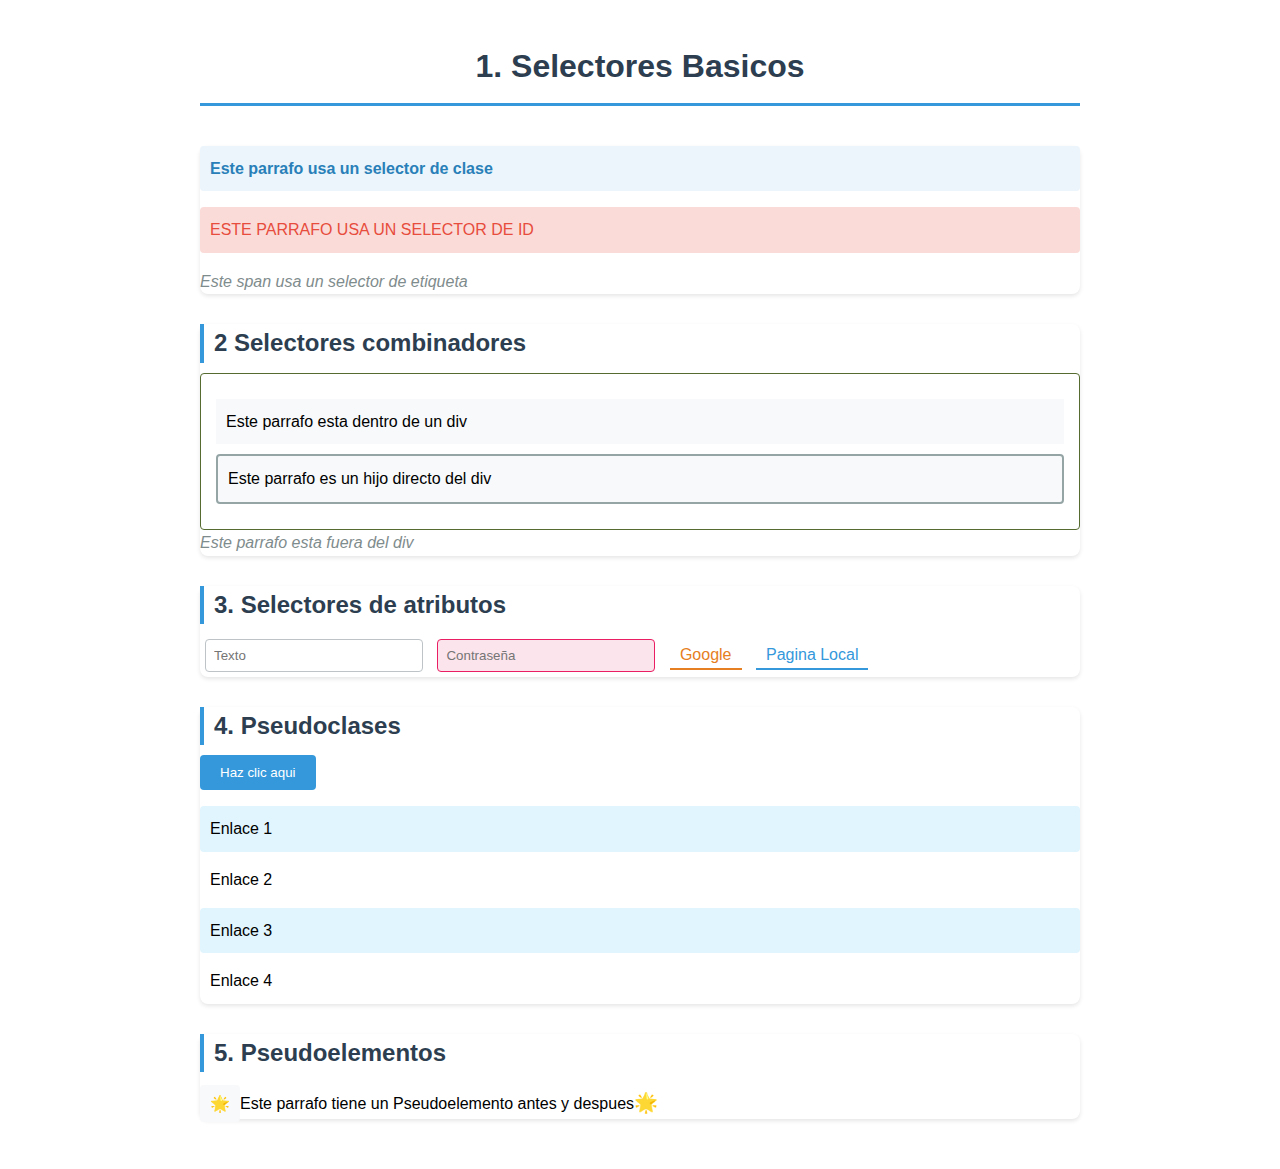
<file: PRACTICA 1/index.html>
<!DOCTYPE html>
<html lang="en">
<head>
    <meta charset="UTF-8">
    <meta name="viewport" content="width=device-width, initial-scale=1.0">
    <title>Document</title>
    <link rel="stylesheet" href="./Style/style.css">
</head>
<body>
    <h1>1. Selectores Basicos</h1>
    <!-- Selectores Basicos -->
    <section>
        <p class="destacado">Este parrafo usa un selector de clase</p>
        <p id="importante">Este parrafo usa un selector de ID</p>
        <span>Este span usa un selector de etiqueta</span>
    </section>

    <!-- Selectores Combinadores -->
     <section>
        <h2>2 Selectores combinadores</h2>
        <div class="contenedor">
            <div>
                <p>Este parrafo esta dentro de un div</p>
            </div>
            <p>Este parrafo es  un hijo directo del div</p>
        </div>
        <span>Este parrafo esta fuera del div</span>      
     </section>

     <!-- Selectores de Atributos -->
      <section>
        <h2>3. Selectores de atributos</h2>
        <input type="text" placeholder="Texto">
        <input type="password" placeholder="Contraseña">
        <a href="https://www.google.com/" target="_blank">Google</a>
        <a href="/" version="1.0">Pagina Local</a>
      </section>


      <!-- Selectores de pseudoclases -->
       <section>
        <h2>4. Pseudoclases</h2>
        <button>Haz clic aqui</button>
        <ul>
            <li>Enlace 1</li>
            <li>Enlace 2</li>
            <li>Enlace 3</li>
            <li>Enlace 4</li>
        </ul>
       </section>

       <!-- PSEUDOELEMENTOS-->
        <section>
          <h2>5. Pseudoelementos</h2>
          <p class="parrafo">Este parrafo tiene un Pseudoelemento antes y despues</p>
        </section>


    
</body>
</html>
</file>
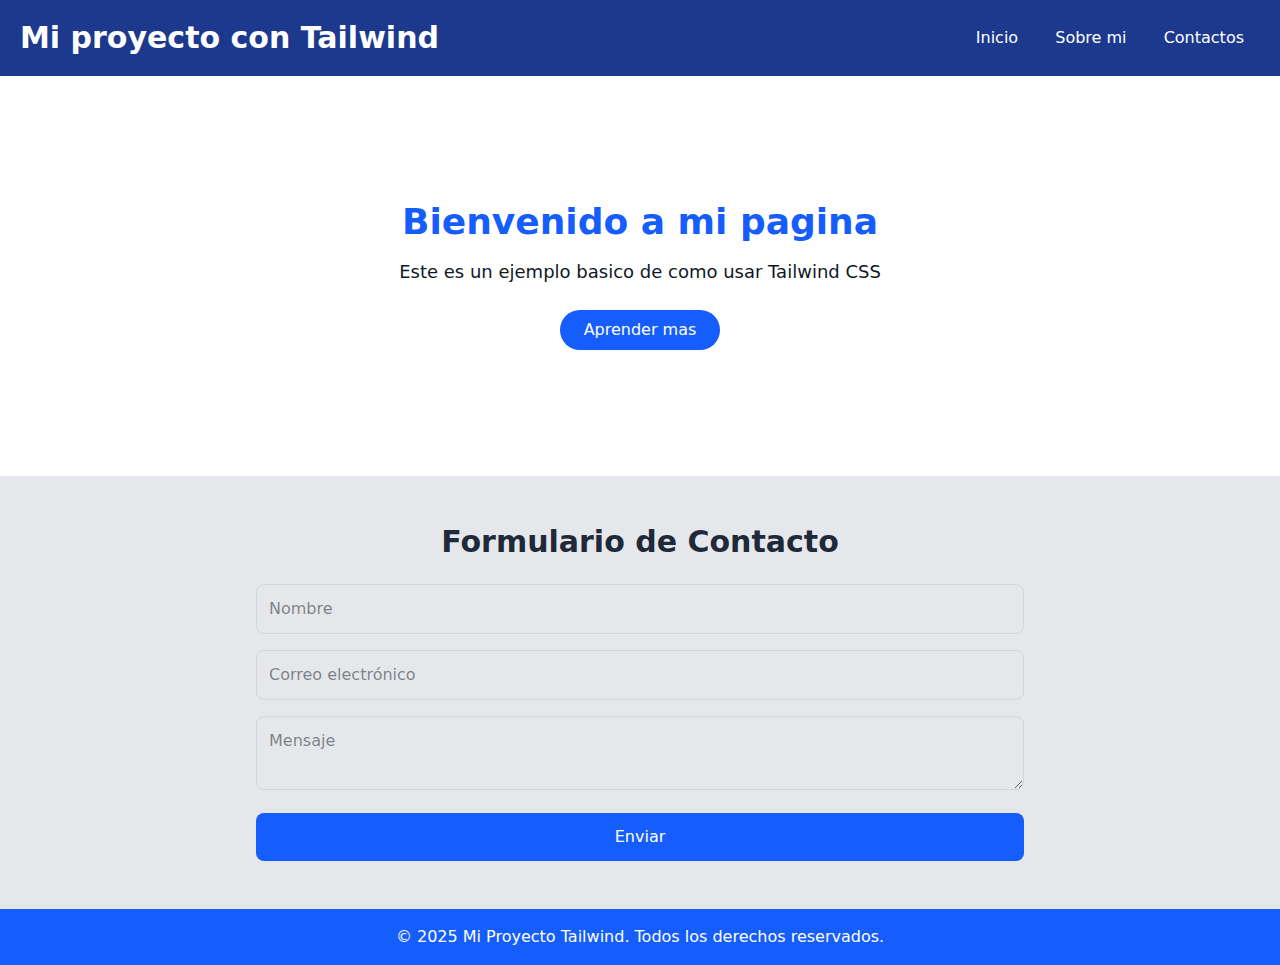
<file: PRACTICA 2/index.html>
<!doctype html>
<html>
<head>
  <meta charset="UTF-8">
  <meta name="viewport" content="width=device-width, initial-scale=1.0">
  <link href="./output.css" rel="stylesheet">
</head>
<body class="bg-gray-100 text-gray-900 min-h-screen">
    <header class="bg-blue-900 text-white p-5">
        <div class="max-w-7xl mx-auto flex items-center justify-between">
            <h1 class="text-3xl font-bold">Mi proyecto con Tailwind</h1>
            <nav>
                <a href="#" class="px-4 py-2 hover:bg-blue-500 rounded">Inicio</a>
                <a href="#" class="px-4 py-2 hover:bg-blue-500 rounded">Sobre mi</a>
                <a href="#" class="px-4 py-2 hover:bg-blue-500 rounded">Contactos</a>
            </nav>

        </div>
    </header>

    <section class="py-12 bg-white  min-h-[400px] flex items-center">
        <div class="max-w-4xl mx-auto text-center">
            <h2 class="text-4xl font-semibold mb-4 text-blue-600">Bienvenido a mi pagina</h2>
            
            <p class="text-lg mb-6">Este es un ejemplo basico de como usar Tailwind CSS</p>

            <a href="#" class="inline-block bg-blue-600 text-white py-2 px-6 rounded-full hover:bg-blue-700">Aprender mas</a>
        </div>
    </section>

    <section class="py-12 bg-gray-200 min-h-[400px]">
        <div class="max-w-3xl mx-auto text-center">
            <h3 class="text-3xl font-semibold text-gray-800 mb-6">Formulario de Contacto</h3>
            <form action="*" class="space-y-4">
                <input type="text" placeholder="Nombre" class="w-full p-3 rounded-lg border border-gray-300 focus:outline-none focus:ring-2 focus:ring-blue-500">
                <input type="email" placeholder="Correo electrónico" class="w-full p-3 rounded-lg border border-gray-300 focus:outline-none focus:ring-2 focus:ring-blue-500">
                <textarea placeholder="Mensaje" class="w-full p-3 rounded-lg border border-gray-300 focus:outline-none focus:ring-2 focus:ring-blue-500"></textarea>
                <button type="submit" class="w-full bg-blue-600 text-white py-3 rounded-lg hover:bg-blue-700">Enviar</button>
            </form>
        </div>
    </section>
    <footer class="bg-blue-600 text-white text-center p-4">
        <p>&copy; 2025 Mi Proyecto Tailwind. Todos los derechos reservados.</p>
    </footer>
</body>
</html>
</file>
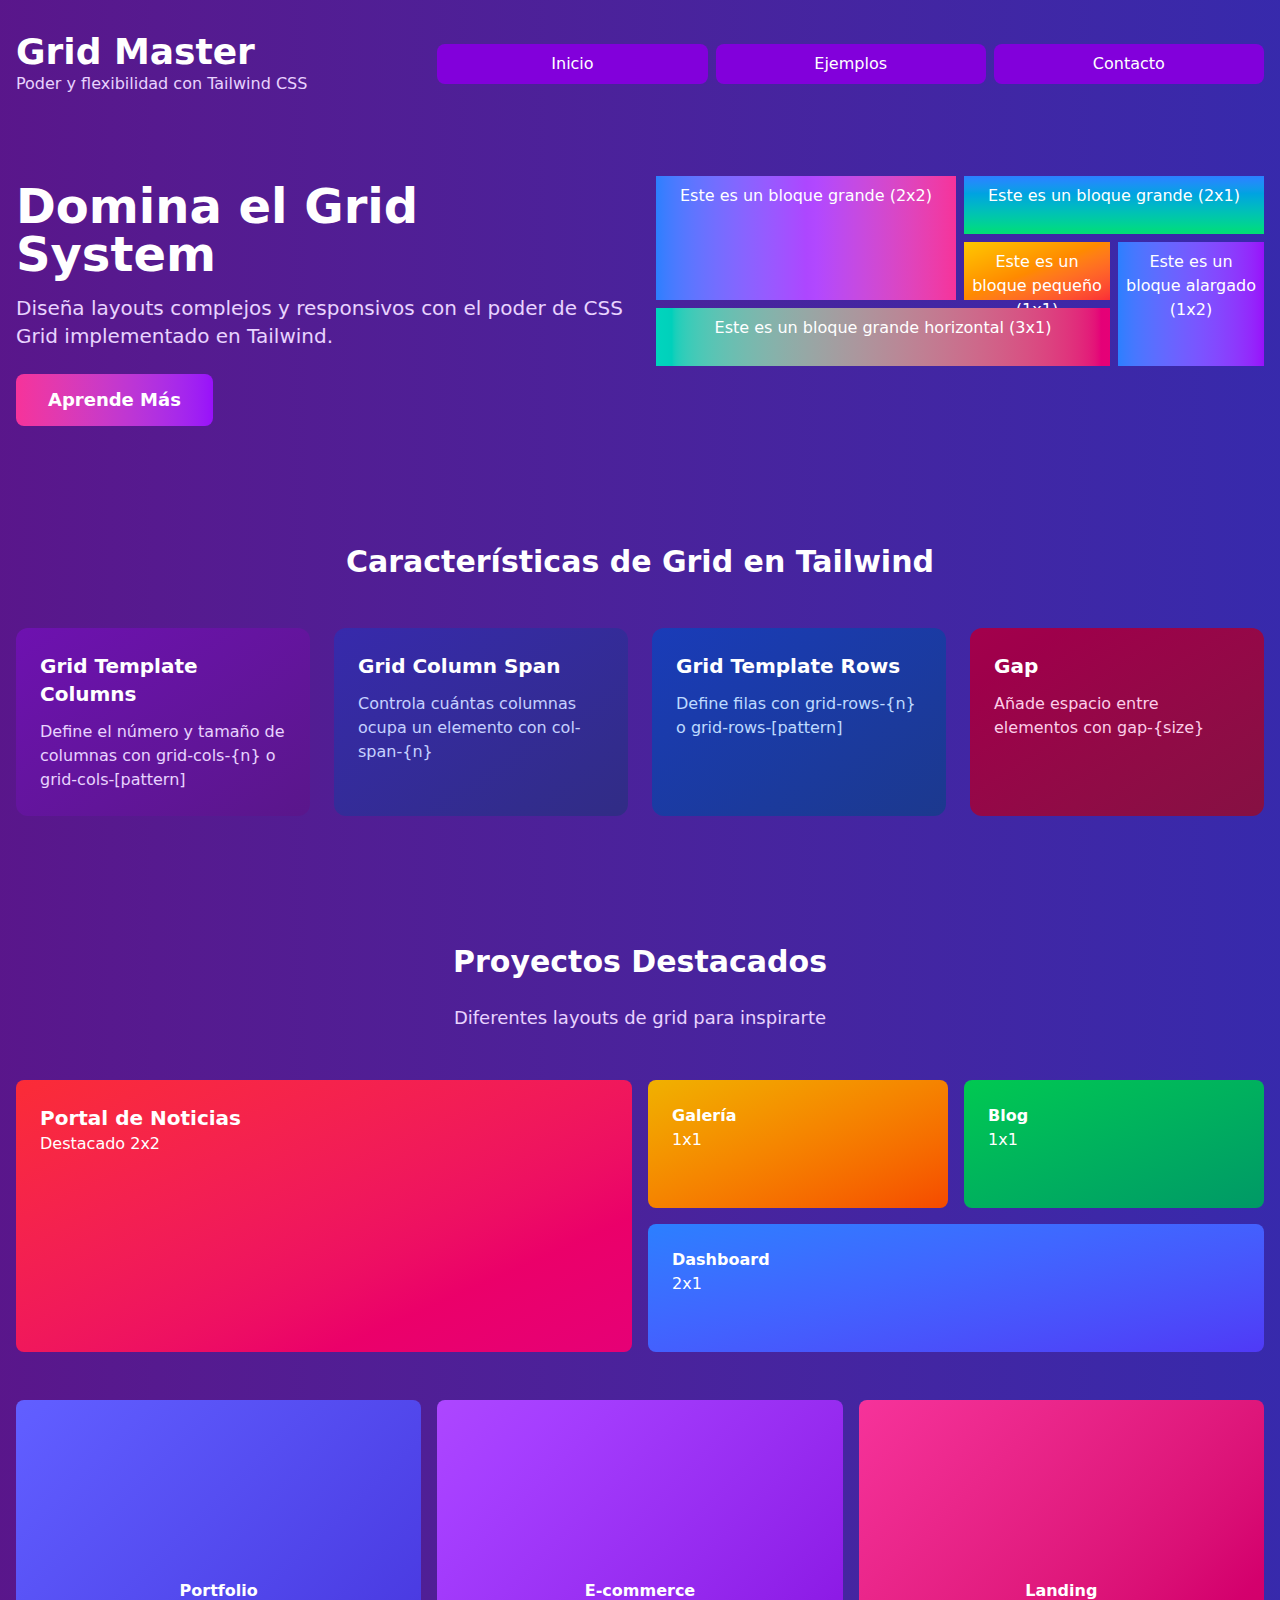
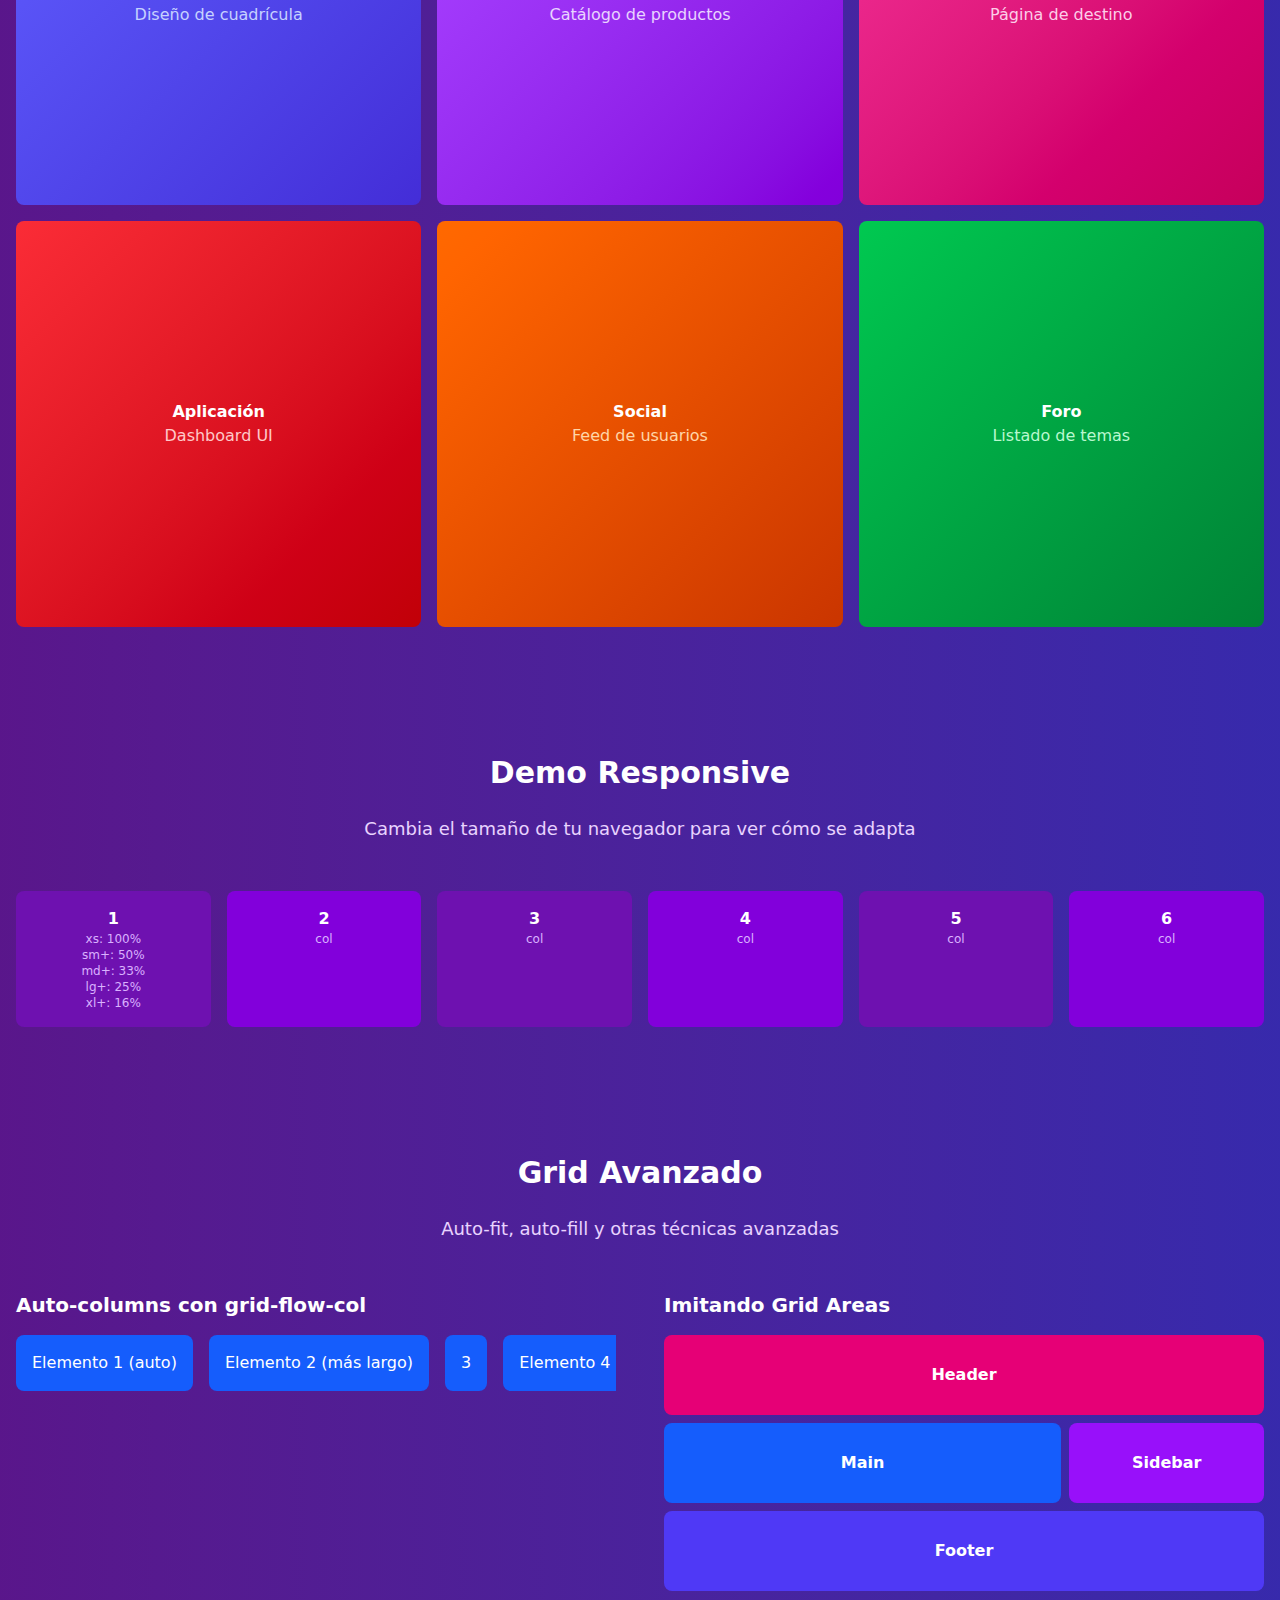
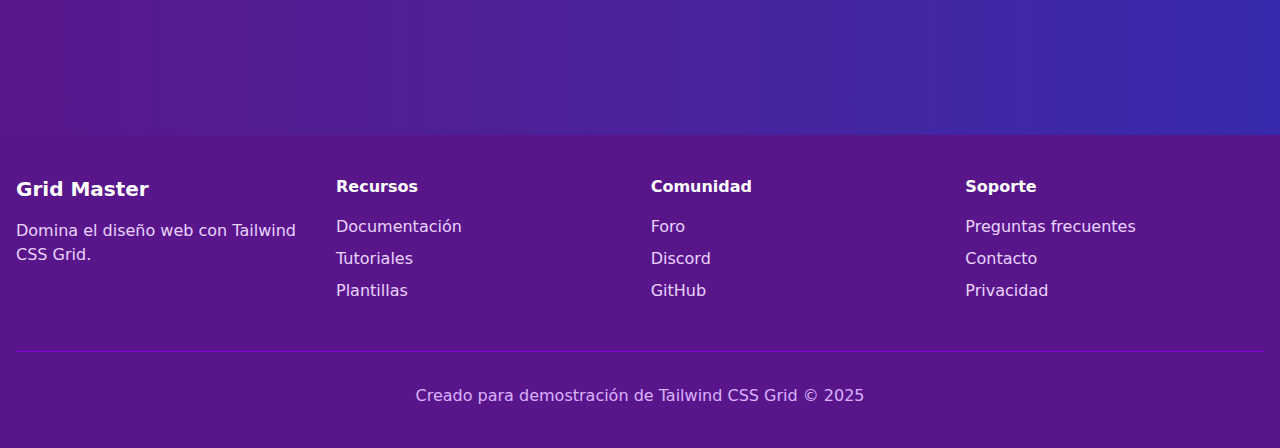
<file: PRACTICA 4/index.html>
<!DOCTYPE html>
<html lang="en">
<head>
    <meta charset="UTF-8">
    <meta name="viewport" content="width=device-width, initial-scale=1.0">
    <link href="./output.css" rel="stylesheet">
    <title>Document</title>

    <style>
        .grid-item {
            transition: all 0.3s ease;
        }

        .grid-item:hover {
            transform: translateY(-5px);
            box-shadow: 0 10px 15px -3px rgba(0, 0, 0, 0.1), 0 4px 6px -2px rgba(0, 0, 0, 0.05);
        }
    </style>
</head>
<body class="bg-gradient-to-r from-purple-900 to-indigo-800 min-h-screen font-sans text-white">

    <!-- Encabezado -->
    <header class="container mx-auto px-4 py-8">
        <div class="grid grid-cols-1 md:grid-cols-3 gap-4 items-center">
            <div class="md:col-span-1">
                <h1 class="text-4xl font-bold">Grid Master</h1>
                <p class="text-purple-200">Poder y flexibilidad con Tailwind CSS</p>
            </div>
            <nav class="md:col-span-2">
                <ul class="grid grid-cols-3 gap-2 text-center">
                    <li class="bg-purple-700 bg-opacity-50 py-2 rounded-lg hover:bg-opacity-70 cursor-pointer">Inicio</li>
                    <li class="bg-purple-700 bg-opacity-50 py-2 rounded-lg hover:bg-opacity-70 cursor-pointer">Ejemplos</li>
                    <li class="bg-purple-700 bg-opacity-50 py-2 rounded-lg hover:bg-opacity-70 cursor-pointer">Contacto</li>
                </ul>
            </nav>
        </div>
    </header>

    <!-- Sección Hero -->
    <section class="container mx-auto px-4 py-12">
        <div class="grid grid-cols-1 md:grid-cols-2 gap-8 items-center">
            <div>
                <h2 class="text-5xl font-bold mb-4">Domina el Grid System</h2>
                <p class="text-xl text-purple-200 mb-6">Diseña layouts complejos y responsivos con el poder de CSS Grid implementado en Tailwind.</p>
                <button class="bg-gradient-to-r from-pink-500 to-purple-600 px-8 py-3 rounded-lg text-lg font-semibold hover:from-pink-600 hover:to-purple-700">Aprende Más</button>
            </div>
            <div class="grid grid-cols-4 grid-rows-4 gap-2 h-64">
                <div class="col-span-2 row-span-2 bg-gradient-to-r from-blue-500 via-purple-500 to-pink-500 p-2">
                    <p class="text-center">Este es un bloque grande (2x2)</p>
                </div>


                <div class="col-span-2 row-span-1 bg-gradient-to-t from-green-400 to-blue-500 p-2">
                    <p class="text-center">Este es un bloque grande (2x1)</p>  
                </div>


                <div class="col-span-1 row-span-1 bg-gradient-to-br from-yellow-400 to-red-500 p-2">
                    <p class="text-center">Este es un bloque pequeño (1x1)</p>
                </div>


                <div class="col-span-1 row-span-2 bg-gradient-to-l from-purple-600 to-blue-500 p-2">
                    <p class="text-center">Este es un bloque alargado (1x2)</p>   
                </div>

                <div class="col-span-3 row-span-1 bg-gradient-to-r from-teal-400 to-pink-600 p-2">
                    <p class="text-center">Este es un bloque grande horizontal (3x1)</p>
                </div>
            </div>
        </div>
    </section>

     <!-- Características -->
     <section class="container mx-auto px-4 py-16">
        <h2 class="text-3xl font-bold text-center mb-12">Características de Grid en Tailwind</h2>
        <div class="grid grid-cols-1 sm:grid-cols-2 lg:grid-cols-4 gap-6">
            <div class="grid-item bg-gradient-to-br from-purple-800 to-purple-900 p-6 rounded-xl">
                <h3 class="text-xl font-bold mb-3">Grid Template Columns</h3>
                <p class="text-purple-200">Define el número y tamaño de columnas con grid-cols-{n} o grid-cols-[pattern]</p>
            </div>
            <div class="grid-item bg-gradient-to-br from-indigo-800 to-indigo-900 p-6 rounded-xl">
                <h3 class="text-xl font-bold mb-3">Grid Column Span</h3>
                <p class="text-indigo-200">Controla cuántas columnas ocupa un elemento con col-span-{n}</p>
            </div>
            <div class="grid-item bg-gradient-to-br from-blue-800 to-blue-900 p-6 rounded-xl">
                <h3 class="text-xl font-bold mb-3">Grid Template Rows</h3>
                <p class="text-blue-200">Define filas con grid-rows-{n} o grid-rows-[pattern]</p>
            </div>
            <div class="grid-item bg-gradient-to-br from-pink-800 to-pink-900 p-6 rounded-xl">
                <h3 class="text-xl font-bold mb-3">Gap</h3>
                <p class="text-pink-200">Añade espacio entre elementos con gap-{size}</p>
            </div>
        </div>
    </section>

    <!-- Proyectos -->
    <section class="container mx-auto px-4 py-16">
        <h2 class="text-3xl font-bold text-center mb-6">Proyectos Destacados</h2>
        <p class="text-center text-lg text-purple-200 mb-12">Diferentes layouts de grid para inspirarte</p>
        <!-- Grid asimétrico -->
        <div class="grid grid-cols-1 md:grid-cols-4 gap-4 mb-12">
            <div class="bg-gradient-to-br from-red-500 to-pink-600 rounded-lg p-6 md:col-span-2 md:row-span-2 min-h-32 grid-item">
                <h3 class="text-xl font-bold">Portal de Noticias</h3>
                <p>Destacado 2x2</p>
            </div>
            <div class="bg-gradient-to-br from-yellow-500 to-orange-600 rounded-lg p-6 min-h-32 grid-item">
                <h3 class="font-bold">Galería</h3>
                <p>1x1</p>
            </div>
            <div class="bg-gradient-to-br from-green-500 to-emerald-600 rounded-lg p-6 min-h-32 grid-item">
                <h3 class="font-bold">Blog</h3>
                <p>1x1</p>
            </div>
            <div class="bg-gradient-to-br from-blue-500 to-indigo-600 rounded-lg p-6 md:col-span-2 min-h-32 grid-item">
                <h3 class="font-bold">Dashboard</h3>
                <p>2x1</p>
            </div>
        </div>
        <!-- Grid simétrico -->
        <div class="grid grid-cols-2 md:grid-cols-3 gap-4">
            <div class="bg-gradient-to-br from-indigo-500 to-indigo-700 rounded-lg p-4 aspect-square flex items-center justify-center text-center grid-item">
                <div>
                    <h3 class="font-bold">Portfolio</h3>
                    <p class="text-indigo-200">Diseño de cuadrícula</p>
                </div>
            </div>
            <div class="bg-gradient-to-br from-purple-500 to-purple-700 rounded-lg p-4 aspect-square flex items-center justify-center text-center grid-item">
                <div>
                    <h3 class="font-bold">E-commerce</h3>
                    <p class="text-purple-200">Catálogo de productos</p>
                </div>
            </div>
            <div class="bg-gradient-to-br from-pink-500 to-pink-700 rounded-lg p-4 aspect-square flex items-center justify-center text-center grid-item">
                <div>
                    <h3 class="font-bold">Landing</h3>
                    <p class="text-pink-200">Página de destino</p>
                </div>
            </div>
            <div class="bg-gradient-to-br from-red-500 to-red-700 rounded-lg p-4 aspect-square flex items-center justify-center text-center grid-item">
                <div>
                    <h3 class="font-bold">Aplicación</h3>
                    <p class="text-red-200">Dashboard UI</p>
                </div>
            </div>
            <div class="bg-gradient-to-br from-orange-500 to-orange-700 rounded-lg p-4 aspect-square flex items-center justify-center text-center grid-item">
                <div>
                    <h3 class="font-bold">Social</h3>
                    <p class="text-orange-200">Feed de usuarios</p>
                </div>
            </div>
            <div class="bg-gradient-to-br from-green-500 to-green-700 rounded-lg p-4 aspect-square flex items-center justify-center text-center grid-item">
                <div>
                    <h3 class="font-bold">Foro</h3>
                    <p class="text-green-200">Listado de temas</p>
                </div>
            </div>
        </div>
    </section>

    <!-- Responsive Grid Demo -->
    <section class="container mx-auto px-4 py-16">
        <h2 class="text-3xl font-bold text-center mb-6">Demo Responsive</h2>
        <p class="text-center text-lg text-purple-200 mb-12">Cambia el tamaño de tu navegador para ver cómo se adapta</p>
        <div class="grid grid-cols-1 sm:grid-cols-2 md:grid-cols-3 lg:grid-cols-4 xl:grid-cols-6 gap-4">
            <div class="bg-purple-800 p-4 rounded-lg text-center">
                <p class="font-bold">1</p>
                <p class="text-xs text-purple-300">xs: 100%</p>
                <p class="text-xs text-purple-300">sm+: 50%</p>
                <p class="text-xs text-purple-300">md+: 33%</p>
                <p class="text-xs text-purple-300">lg+: 25%</p>
                <p class="text-xs text-purple-300">xl+: 16%</p>
            </div>
            <div class="bg-purple-700 p-4 rounded-lg text-center">
                <p class="font-bold">2</p>
                <p class="text-xs text-purple-300">col</p>
            </div>
            <div class="bg-purple-800 p-4 rounded-lg text-center">
                <p class="font-bold">3</p>
                <p class="text-xs text-purple-300">col</p>
            </div>
            <div class="bg-purple-700 p-4 rounded-lg text-center">
                <p class="font-bold">4</p>
                <p class="text-xs text-purple-300">col</p>
            </div>
            <div class="bg-purple-800 p-4 rounded-lg text-center">
                <p class="font-bold">5</p>
                <p class="text-xs text-purple-300">col</p>
            </div>
            <div class="bg-purple-700 p-4 rounded-lg text-center">
                <p class="font-bold">6</p>
                <p class="text-xs text-purple-300">col</p>
            </div>
        </div>
    </section>

    <!-- Auto y minmax -->
    <section class="container mx-auto px-4 py-16">
        <h2 class="text-3xl font-bold text-center mb-6">Grid Avanzado</h2>
        <p class="text-center text-lg text-purple-200 mb-12">Auto-fit, auto-fill y otras técnicas avanzadas</p>
        <div class="grid grid-cols-1 md:grid-cols-2 gap-12">
            <!-- Auto Columns -->
            <div>
                <h3 class="text-xl font-bold mb-4">Auto-columns con grid-flow-col</h3>
                <div class="grid grid-flow-col auto-cols-auto gap-4 overflow-x-auto pb-4">
                    <div class="bg-blue-600 p-4 rounded-lg whitespace-nowrap">Elemento 1 (auto)</div>
                    <div class="bg-blue-600 p-4 rounded-lg whitespace-nowrap">Elemento 2 (más largo)</div>
                    <div class="bg-blue-600 p-4 rounded-lg whitespace-nowrap">3</div>
                    <div class="bg-blue-600 p-4 rounded-lg whitespace-nowrap">Elemento 4 (texto más extenso)</div>
                    <div class="bg-blue-600 p-4 rounded-lg whitespace-nowrap">Elemento 5</div>
                </div>
            </div>
            <!-- Grid Areas Simulado -->
            <div>
                <h3 class="text-xl font-bold mb-4">Imitando Grid Areas</h3>
                <div class="grid grid-cols-3 grid-rows-3 gap-2 h-64">
                    <div class="bg-pink-600 rounded-lg col-span-3 p-2 flex items-center justify-center font-bold">Header</div>
                    <div class="bg-blue-600 rounded-lg col-span-2 row-span-1 p-2 flex items-center justify-center font-bold">Main</div>
                    <div class="bg-purple-600 rounded-lg col-span-1 row-span-1 p-2 flex items-center justify-center font-bold">Sidebar</div>
                    <div class="bg-indigo-600 rounded-lg col-span-3 p-2 flex items-center justify-center font-bold">Footer</div>
                </div>
            </div>
        </div>
    </section>

    <!-- Footer -->
    <footer class="mt-20 py-10 bg-purple-900 bg-opacity-60">
        <div class="container mx-auto px-4">
            <div class="grid grid-cols-1 md:grid-cols-4 gap-8">
                <div class="md:col-span-1">
                    <h3 class="text-xl font-bold mb-4">Grid Master</h3>
                    <p class="text-purple-200">Domina el diseño web con Tailwind CSS Grid.</p>
                </div>
                <div class="md:col-span-3">
                    <div class="grid grid-cols-2 md:grid-cols-3 gap-4">
                        <div>
                            <h4 class="font-bold mb-4">Recursos</h4>
                            <ul class="space-y-2 text-purple-200">
                                <li>Documentación</li>
                                <li>Tutoriales</li>
                                <li>Plantillas</li>
                            </ul>
                        </div>
                        <div>
                            <h4 class="font-bold mb-4">Comunidad</h4>
                            <ul class="space-y-2 text-purple-200">
                                <li>Foro</li>
                                <li>Discord</li>
                                <li>GitHub</li>
                            </ul>
                        </div>
                        <div>
                            <h4 class="font-bold mb-4">Soporte</h4>
                            <ul class="space-y-2 text-purple-200">
                                <li>Preguntas frecuentes</li>
                                <li>Contacto</li>
                                <li>Privacidad</li>
                            </ul>
                        </div>
                    </div>
                </div>
            </div>
            <div class="mt-12 pt-8 border-t border-purple-700 text-center text-purple-300">
                <p>Creado para demostración de Tailwind CSS Grid &copy; 2025</p>
            </div>
        </div>
    </footer>
</body>
</html>
</file>
<file: PRACTICA 1/Style/style.css>
/*estilo general*/
body {
    font-family: 'Segoe UI', Tahoma, Geneva, Verdana, sans-serif;
    max-width: 880px;
    margin: 0 auto;
    padding: 20px;
    line-height: 1.6;
    background-color: white;
}

/*selectores basicos*/
h1 {
    color: #2c3e50;
    margin-bottom: 40px;
    text-align: center;
    border-bottom: 3px solid #3498db;
    padding-bottom: 10px;
}

h2 {
    color: #2c3e50;
    margin-top: 30px;
    margin-bottom: 10px;
    padding-left: 10px;
    border-left: 4px solid #3498db;
}

section {
    background-color: white;
    pad: 20px;
    margin-bottom: 30px;
    border-radius: 8px;
    box-shadow: 0 2px 4px rgba(0, 0, 0, 0.1);
}

span {
    font-style: italic;
    color: #7f8c8d;
}

/*selector de clase*/
.destacado{
    color: #2980b9;
    font-weight: bold;
    padding: 10px;
    background-color: #ebf5fb;
    border-radius: 4px;
}


#importante {
    color: #e74c3c;
    text-transform: uppercase;
    padding: 10px;
    background-color: #fadbd8;
    border-radius: 4px;
}

/*selectores combinados*/
.contenedor {
    border: 1px darkolivegreen solid;
    padding: 15px;
    border-radius: 4px;
}

.contenedor p {
    background-color: #f7f9fa;
    padding: 10px;
    margin: 10px 0;
}

.contenedor > p {
    border: 2px solid #95a5a6;
    border-radius: 4px;
}



/*selectores de atributo*/
input {
    padding: 8px;
    margin: 5px;
    border: 1px solid #bdc3c7;
    border-radius: 4px;
    width: 200px;
}

input[type="password"] {
    background-color: #fce4ec;
    border-color: #e91e63;
}

a {
    text-decoration: none;
    padding: 5px 10px;
    margin: 0 5px;
}

a[target="_blank"] {
    color: #e67e22;
    border-bottom: 2px solid #e67e22;
}

a[version="1.0"] {
    color: #3498db;
    border-bottom: 2px solid #3498db;
}

/*selectores de pseudoclases*/
button {
    padding: 10px 20px;
    background-color: #3498db;
    color: white;
    border: none;
    border-radius: 4px;
    cursor: pointer;
    transition: all 0.3s ease;
}

button:hover {
    background-color: #27ae60;
    transform: translateY(-2px);
    box-shadow: 0 2px 4px rgba(0, 0, 0, 0.2);
}

ul {
    list-style: none;
    padding: 0;
}

li {
    padding: 10px;
    margin: 5px 0;
    border-radius: 4px;
}

li:nth-child(odd) {
    background-color: #e1f5fe;
}


/* selectores de pseudoelementos */
.parrafo::before {
    content: "\1F31F";
    position: relative;
    padding: 10px;
    background-color: #f8f9fa;
    border-radius: 4px;
}

.parrafo::after {
    content: "\1F31F";
    color: #f1c40f;
    font-size: 1.2em;
}
</file>
<file: PRACTICA 4/output.css>
/*! tailwindcss v4.0.11 | MIT License | https://tailwindcss.com */
@layer theme, base, components, utilities;
@layer theme {
  :root, :host {
    --font-sans: ui-sans-serif, system-ui, sans-serif, "Apple Color Emoji",
      "Segoe UI Emoji", "Segoe UI Symbol", "Noto Color Emoji";
    --font-mono: ui-monospace, SFMono-Regular, Menlo, Monaco, Consolas, "Liberation Mono",
      "Courier New", monospace;
    --color-red-200: oklch(0.885 0.062 18.334);
    --color-red-500: oklch(0.637 0.237 25.331);
    --color-red-700: oklch(0.505 0.213 27.518);
    --color-orange-200: oklch(0.901 0.076 70.697);
    --color-orange-500: oklch(0.705 0.213 47.604);
    --color-orange-600: oklch(0.646 0.222 41.116);
    --color-orange-700: oklch(0.553 0.195 38.402);
    --color-yellow-400: oklch(0.852 0.199 91.936);
    --color-yellow-500: oklch(0.795 0.184 86.047);
    --color-green-200: oklch(0.925 0.084 155.995);
    --color-green-400: oklch(0.792 0.209 151.711);
    --color-green-500: oklch(0.723 0.219 149.579);
    --color-green-700: oklch(0.527 0.154 150.069);
    --color-emerald-600: oklch(0.596 0.145 163.225);
    --color-teal-400: oklch(0.777 0.152 181.912);
    --color-blue-200: oklch(0.882 0.059 254.128);
    --color-blue-500: oklch(0.623 0.214 259.815);
    --color-blue-600: oklch(0.546 0.245 262.881);
    --color-blue-800: oklch(0.424 0.199 265.638);
    --color-blue-900: oklch(0.379 0.146 265.522);
    --color-indigo-200: oklch(0.87 0.065 274.039);
    --color-indigo-500: oklch(0.585 0.233 277.117);
    --color-indigo-600: oklch(0.511 0.262 276.966);
    --color-indigo-700: oklch(0.457 0.24 277.023);
    --color-indigo-800: oklch(0.398 0.195 277.366);
    --color-indigo-900: oklch(0.359 0.144 278.697);
    --color-purple-200: oklch(0.902 0.063 306.703);
    --color-purple-300: oklch(0.827 0.119 306.383);
    --color-purple-500: oklch(0.627 0.265 303.9);
    --color-purple-600: oklch(0.558 0.288 302.321);
    --color-purple-700: oklch(0.496 0.265 301.924);
    --color-purple-800: oklch(0.438 0.218 303.724);
    --color-purple-900: oklch(0.381 0.176 304.987);
    --color-pink-200: oklch(0.899 0.061 343.231);
    --color-pink-500: oklch(0.656 0.241 354.308);
    --color-pink-600: oklch(0.592 0.249 0.584);
    --color-pink-700: oklch(0.525 0.223 3.958);
    --color-pink-800: oklch(0.459 0.187 3.815);
    --color-pink-900: oklch(0.408 0.153 2.432);
    --color-gray-200: oklch(0.928 0.006 264.531);
    --color-white: #fff;
    --spacing: 0.25rem;
    --text-xs: 0.75rem;
    --text-xs--line-height: calc(1 / 0.75);
    --text-lg: 1.125rem;
    --text-lg--line-height: calc(1.75 / 1.125);
    --text-xl: 1.25rem;
    --text-xl--line-height: calc(1.75 / 1.25);
    --text-3xl: 1.875rem;
    --text-3xl--line-height: calc(2.25 / 1.875);
    --text-4xl: 2.25rem;
    --text-4xl--line-height: calc(2.5 / 2.25);
    --text-5xl: 3rem;
    --text-5xl--line-height: 1;
    --font-weight-semibold: 600;
    --font-weight-bold: 700;
    --radius-lg: 0.5rem;
    --radius-xl: 0.75rem;
    --default-transition-duration: 150ms;
    --default-transition-timing-function: cubic-bezier(0.4, 0, 0.2, 1);
    --default-font-family: var(--font-sans);
    --default-font-feature-settings: var(--font-sans--font-feature-settings);
    --default-font-variation-settings: var(
      --font-sans--font-variation-settings
    );
    --default-mono-font-family: var(--font-mono);
    --default-mono-font-feature-settings: var(
      --font-mono--font-feature-settings
    );
    --default-mono-font-variation-settings: var(
      --font-mono--font-variation-settings
    );
  }
}
@layer base {
  *, ::after, ::before, ::backdrop, ::file-selector-button {
    box-sizing: border-box;
    margin: 0;
    padding: 0;
    border: 0 solid;
  }
  html, :host {
    line-height: 1.5;
    -webkit-text-size-adjust: 100%;
    tab-size: 4;
    font-family: var( --default-font-family, ui-sans-serif, system-ui, sans-serif, "Apple Color Emoji", "Segoe UI Emoji", "Segoe UI Symbol", "Noto Color Emoji" );
    font-feature-settings: var(--default-font-feature-settings, normal);
    font-variation-settings: var( --default-font-variation-settings, normal );
    -webkit-tap-highlight-color: transparent;
  }
  body {
    line-height: inherit;
  }
  hr {
    height: 0;
    color: inherit;
    border-top-width: 1px;
  }
  abbr:where([title]) {
    -webkit-text-decoration: underline dotted;
    text-decoration: underline dotted;
  }
  h1, h2, h3, h4, h5, h6 {
    font-size: inherit;
    font-weight: inherit;
  }
  a {
    color: inherit;
    -webkit-text-decoration: inherit;
    text-decoration: inherit;
  }
  b, strong {
    font-weight: bolder;
  }
  code, kbd, samp, pre {
    font-family: var( --default-mono-font-family, ui-monospace, SFMono-Regular, Menlo, Monaco, Consolas, "Liberation Mono", "Courier New", monospace );
    font-feature-settings: var( --default-mono-font-feature-settings, normal );
    font-variation-settings: var( --default-mono-font-variation-settings, normal );
    font-size: 1em;
  }
  small {
    font-size: 80%;
  }
  sub, sup {
    font-size: 75%;
    line-height: 0;
    position: relative;
    vertical-align: baseline;
  }
  sub {
    bottom: -0.25em;
  }
  sup {
    top: -0.5em;
  }
  table {
    text-indent: 0;
    border-color: inherit;
    border-collapse: collapse;
  }
  :-moz-focusring {
    outline: auto;
  }
  progress {
    vertical-align: baseline;
  }
  summary {
    display: list-item;
  }
  ol, ul, menu {
    list-style: none;
  }
  img, svg, video, canvas, audio, iframe, embed, object {
    display: block;
    vertical-align: middle;
  }
  img, video {
    max-width: 100%;
    height: auto;
  }
  button, input, select, optgroup, textarea, ::file-selector-button {
    font: inherit;
    font-feature-settings: inherit;
    font-variation-settings: inherit;
    letter-spacing: inherit;
    color: inherit;
    border-radius: 0;
    background-color: transparent;
    opacity: 1;
  }
  :where(select:is([multiple], [size])) optgroup {
    font-weight: bolder;
  }
  :where(select:is([multiple], [size])) optgroup option {
    padding-inline-start: 20px;
  }
  ::file-selector-button {
    margin-inline-end: 4px;
  }
  ::placeholder {
    opacity: 1;
    color: color-mix(in oklab, currentColor 50%, transparent);
  }
  textarea {
    resize: vertical;
  }
  ::-webkit-search-decoration {
    -webkit-appearance: none;
  }
  ::-webkit-date-and-time-value {
    min-height: 1lh;
    text-align: inherit;
  }
  ::-webkit-datetime-edit {
    display: inline-flex;
  }
  ::-webkit-datetime-edit-fields-wrapper {
    padding: 0;
  }
  ::-webkit-datetime-edit, ::-webkit-datetime-edit-year-field, ::-webkit-datetime-edit-month-field, ::-webkit-datetime-edit-day-field, ::-webkit-datetime-edit-hour-field, ::-webkit-datetime-edit-minute-field, ::-webkit-datetime-edit-second-field, ::-webkit-datetime-edit-millisecond-field, ::-webkit-datetime-edit-meridiem-field {
    padding-block: 0;
  }
  :-moz-ui-invalid {
    box-shadow: none;
  }
  button, input:where([type="button"], [type="reset"], [type="submit"]), ::file-selector-button {
    appearance: button;
  }
  ::-webkit-inner-spin-button, ::-webkit-outer-spin-button {
    height: auto;
  }
  [hidden]:where(:not([hidden="until-found"])) {
    display: none !important;
  }
}
@layer utilities {
  .col-span-1 {
    grid-column: span 1 / span 1;
  }
  .col-span-2 {
    grid-column: span 2 / span 2;
  }
  .col-span-3 {
    grid-column: span 3 / span 3;
  }
  .row-span-1 {
    grid-row: span 1 / span 1;
  }
  .row-span-2 {
    grid-row: span 2 / span 2;
  }
  .container {
    width: 100%;
    @media (width >= 40rem) {
      max-width: 40rem;
    }
    @media (width >= 48rem) {
      max-width: 48rem;
    }
    @media (width >= 64rem) {
      max-width: 64rem;
    }
    @media (width >= 80rem) {
      max-width: 80rem;
    }
    @media (width >= 96rem) {
      max-width: 96rem;
    }
  }
  .mx-auto {
    margin-inline: auto;
  }
  .mt-12 {
    margin-top: calc(var(--spacing) * 12);
  }
  .mt-20 {
    margin-top: calc(var(--spacing) * 20);
  }
  .mb-3 {
    margin-bottom: calc(var(--spacing) * 3);
  }
  .mb-4 {
    margin-bottom: calc(var(--spacing) * 4);
  }
  .mb-6 {
    margin-bottom: calc(var(--spacing) * 6);
  }
  .mb-12 {
    margin-bottom: calc(var(--spacing) * 12);
  }
  .flex {
    display: flex;
  }
  .grid {
    display: grid;
  }
  .table {
    display: table;
  }
  .aspect-square {
    aspect-ratio: 1 / 1;
  }
  .h-64 {
    height: calc(var(--spacing) * 64);
  }
  .h-full {
    height: 100%;
  }
  .min-h-32 {
    min-height: calc(var(--spacing) * 32);
  }
  .min-h-screen {
    min-height: 100vh;
  }
  .w-full {
    width: 100%;
  }
  .border-collapse {
    border-collapse: collapse;
  }
  .transform {
    transform: var(--tw-rotate-x) var(--tw-rotate-y) var(--tw-rotate-z) var(--tw-skew-x) var(--tw-skew-y);
  }
  .cursor-pointer {
    cursor: pointer;
  }
  .resize {
    resize: both;
  }
  .auto-cols-auto {
    grid-auto-columns: auto;
  }
  .grid-flow-col {
    grid-auto-flow: column;
  }
  .grid-cols-1 {
    grid-template-columns: repeat(1, minmax(0, 1fr));
  }
  .grid-cols-2 {
    grid-template-columns: repeat(2, minmax(0, 1fr));
  }
  .grid-cols-3 {
    grid-template-columns: repeat(3, minmax(0, 1fr));
  }
  .grid-cols-4 {
    grid-template-columns: repeat(4, minmax(0, 1fr));
  }
  .grid-rows-3 {
    grid-template-rows: repeat(3, minmax(0, 1fr));
  }
  .grid-rows-4 {
    grid-template-rows: repeat(4, minmax(0, 1fr));
  }
  .items-center {
    align-items: center;
  }
  .justify-center {
    justify-content: center;
  }
  .gap-2 {
    gap: calc(var(--spacing) * 2);
  }
  .gap-4 {
    gap: calc(var(--spacing) * 4);
  }
  .gap-6 {
    gap: calc(var(--spacing) * 6);
  }
  .gap-8 {
    gap: calc(var(--spacing) * 8);
  }
  .gap-12 {
    gap: calc(var(--spacing) * 12);
  }
  .space-y-2 {
    :where(& > :not(:last-child)) {
      --tw-space-y-reverse: 0;
      margin-block-start: calc(calc(var(--spacing) * 2) * var(--tw-space-y-reverse));
      margin-block-end: calc(calc(var(--spacing) * 2) * calc(1 - var(--tw-space-y-reverse)));
    }
  }
  .overflow-x-auto {
    overflow-x: auto;
  }
  .rounded-lg {
    border-radius: var(--radius-lg);
  }
  .rounded-xl {
    border-radius: var(--radius-xl);
  }
  .border {
    border-style: var(--tw-border-style);
    border-width: 1px;
  }
  .border-t {
    border-top-style: var(--tw-border-style);
    border-top-width: 1px;
  }
  .border-purple-700 {
    border-color: var(--color-purple-700);
  }
  .bg-blue-600 {
    background-color: var(--color-blue-600);
  }
  .bg-gray-200 {
    background-color: var(--color-gray-200);
  }
  .bg-indigo-600 {
    background-color: var(--color-indigo-600);
  }
  .bg-pink-600 {
    background-color: var(--color-pink-600);
  }
  .bg-purple-600 {
    background-color: var(--color-purple-600);
  }
  .bg-purple-700 {
    background-color: var(--color-purple-700);
  }
  .bg-purple-800 {
    background-color: var(--color-purple-800);
  }
  .bg-purple-900 {
    background-color: var(--color-purple-900);
  }
  .bg-gradient-to-br {
    --tw-gradient-position: to bottom right in oklab;
    background-image: linear-gradient(var(--tw-gradient-stops));
  }
  .bg-gradient-to-l {
    --tw-gradient-position: to left in oklab;
    background-image: linear-gradient(var(--tw-gradient-stops));
  }
  .bg-gradient-to-r {
    --tw-gradient-position: to right in oklab;
    background-image: linear-gradient(var(--tw-gradient-stops));
  }
  .bg-gradient-to-t {
    --tw-gradient-position: to top in oklab;
    background-image: linear-gradient(var(--tw-gradient-stops));
  }
  .from-blue-500 {
    --tw-gradient-from: var(--color-blue-500);
    --tw-gradient-stops: var(--tw-gradient-via-stops, var(--tw-gradient-position), var(--tw-gradient-from) var(--tw-gradient-from-position), var(--tw-gradient-to) var(--tw-gradient-to-position));
  }
  .from-blue-800 {
    --tw-gradient-from: var(--color-blue-800);
    --tw-gradient-stops: var(--tw-gradient-via-stops, var(--tw-gradient-position), var(--tw-gradient-from) var(--tw-gradient-from-position), var(--tw-gradient-to) var(--tw-gradient-to-position));
  }
  .from-green-400 {
    --tw-gradient-from: var(--color-green-400);
    --tw-gradient-stops: var(--tw-gradient-via-stops, var(--tw-gradient-position), var(--tw-gradient-from) var(--tw-gradient-from-position), var(--tw-gradient-to) var(--tw-gradient-to-position));
  }
  .from-green-500 {
    --tw-gradient-from: var(--color-green-500);
    --tw-gradient-stops: var(--tw-gradient-via-stops, var(--tw-gradient-position), var(--tw-gradient-from) var(--tw-gradient-from-position), var(--tw-gradient-to) var(--tw-gradient-to-position));
  }
  .from-indigo-500 {
    --tw-gradient-from: var(--color-indigo-500);
    --tw-gradient-stops: var(--tw-gradient-via-stops, var(--tw-gradient-position), var(--tw-gradient-from) var(--tw-gradient-from-position), var(--tw-gradient-to) var(--tw-gradient-to-position));
  }
  .from-indigo-800 {
    --tw-gradient-from: var(--color-indigo-800);
    --tw-gradient-stops: var(--tw-gradient-via-stops, var(--tw-gradient-position), var(--tw-gradient-from) var(--tw-gradient-from-position), var(--tw-gradient-to) var(--tw-gradient-to-position));
  }
  .from-orange-500 {
    --tw-gradient-from: var(--color-orange-500);
    --tw-gradient-stops: var(--tw-gradient-via-stops, var(--tw-gradient-position), var(--tw-gradient-from) var(--tw-gradient-from-position), var(--tw-gradient-to) var(--tw-gradient-to-position));
  }
  .from-pink-500 {
    --tw-gradient-from: var(--color-pink-500);
    --tw-gradient-stops: var(--tw-gradient-via-stops, var(--tw-gradient-position), var(--tw-gradient-from) var(--tw-gradient-from-position), var(--tw-gradient-to) var(--tw-gradient-to-position));
  }
  .from-pink-800 {
    --tw-gradient-from: var(--color-pink-800);
    --tw-gradient-stops: var(--tw-gradient-via-stops, var(--tw-gradient-position), var(--tw-gradient-from) var(--tw-gradient-from-position), var(--tw-gradient-to) var(--tw-gradient-to-position));
  }
  .from-purple-500 {
    --tw-gradient-from: var(--color-purple-500);
    --tw-gradient-stops: var(--tw-gradient-via-stops, var(--tw-gradient-position), var(--tw-gradient-from) var(--tw-gradient-from-position), var(--tw-gradient-to) var(--tw-gradient-to-position));
  }
  .from-purple-600 {
    --tw-gradient-from: var(--color-purple-600);
    --tw-gradient-stops: var(--tw-gradient-via-stops, var(--tw-gradient-position), var(--tw-gradient-from) var(--tw-gradient-from-position), var(--tw-gradient-to) var(--tw-gradient-to-position));
  }
  .from-purple-800 {
    --tw-gradient-from: var(--color-purple-800);
    --tw-gradient-stops: var(--tw-gradient-via-stops, var(--tw-gradient-position), var(--tw-gradient-from) var(--tw-gradient-from-position), var(--tw-gradient-to) var(--tw-gradient-to-position));
  }
  .from-purple-900 {
    --tw-gradient-from: var(--color-purple-900);
    --tw-gradient-stops: var(--tw-gradient-via-stops, var(--tw-gradient-position), var(--tw-gradient-from) var(--tw-gradient-from-position), var(--tw-gradient-to) var(--tw-gradient-to-position));
  }
  .from-red-500 {
    --tw-gradient-from: var(--color-red-500);
    --tw-gradient-stops: var(--tw-gradient-via-stops, var(--tw-gradient-position), var(--tw-gradient-from) var(--tw-gradient-from-position), var(--tw-gradient-to) var(--tw-gradient-to-position));
  }
  .from-teal-400 {
    --tw-gradient-from: var(--color-teal-400);
    --tw-gradient-stops: var(--tw-gradient-via-stops, var(--tw-gradient-position), var(--tw-gradient-from) var(--tw-gradient-from-position), var(--tw-gradient-to) var(--tw-gradient-to-position));
  }
  .from-yellow-400 {
    --tw-gradient-from: var(--color-yellow-400);
    --tw-gradient-stops: var(--tw-gradient-via-stops, var(--tw-gradient-position), var(--tw-gradient-from) var(--tw-gradient-from-position), var(--tw-gradient-to) var(--tw-gradient-to-position));
  }
  .from-yellow-500 {
    --tw-gradient-from: var(--color-yellow-500);
    --tw-gradient-stops: var(--tw-gradient-via-stops, var(--tw-gradient-position), var(--tw-gradient-from) var(--tw-gradient-from-position), var(--tw-gradient-to) var(--tw-gradient-to-position));
  }
  .via-purple-500 {
    --tw-gradient-via: var(--color-purple-500);
    --tw-gradient-via-stops: var(--tw-gradient-position), var(--tw-gradient-from) var(--tw-gradient-from-position), var(--tw-gradient-via) var(--tw-gradient-via-position), var(--tw-gradient-to) var(--tw-gradient-to-position);
    --tw-gradient-stops: var(--tw-gradient-via-stops);
  }
  .to-blue-500 {
    --tw-gradient-to: var(--color-blue-500);
    --tw-gradient-stops: var(--tw-gradient-via-stops, var(--tw-gradient-position), var(--tw-gradient-from) var(--tw-gradient-from-position), var(--tw-gradient-to) var(--tw-gradient-to-position));
  }
  .to-blue-900 {
    --tw-gradient-to: var(--color-blue-900);
    --tw-gradient-stops: var(--tw-gradient-via-stops, var(--tw-gradient-position), var(--tw-gradient-from) var(--tw-gradient-from-position), var(--tw-gradient-to) var(--tw-gradient-to-position));
  }
  .to-emerald-600 {
    --tw-gradient-to: var(--color-emerald-600);
    --tw-gradient-stops: var(--tw-gradient-via-stops, var(--tw-gradient-position), var(--tw-gradient-from) var(--tw-gradient-from-position), var(--tw-gradient-to) var(--tw-gradient-to-position));
  }
  .to-green-700 {
    --tw-gradient-to: var(--color-green-700);
    --tw-gradient-stops: var(--tw-gradient-via-stops, var(--tw-gradient-position), var(--tw-gradient-from) var(--tw-gradient-from-position), var(--tw-gradient-to) var(--tw-gradient-to-position));
  }
  .to-indigo-600 {
    --tw-gradient-to: var(--color-indigo-600);
    --tw-gradient-stops: var(--tw-gradient-via-stops, var(--tw-gradient-position), var(--tw-gradient-from) var(--tw-gradient-from-position), var(--tw-gradient-to) var(--tw-gradient-to-position));
  }
  .to-indigo-700 {
    --tw-gradient-to: var(--color-indigo-700);
    --tw-gradient-stops: var(--tw-gradient-via-stops, var(--tw-gradient-position), var(--tw-gradient-from) var(--tw-gradient-from-position), var(--tw-gradient-to) var(--tw-gradient-to-position));
  }
  .to-indigo-800 {
    --tw-gradient-to: var(--color-indigo-800);
    --tw-gradient-stops: var(--tw-gradient-via-stops, var(--tw-gradient-position), var(--tw-gradient-from) var(--tw-gradient-from-position), var(--tw-gradient-to) var(--tw-gradient-to-position));
  }
  .to-indigo-900 {
    --tw-gradient-to: var(--color-indigo-900);
    --tw-gradient-stops: var(--tw-gradient-via-stops, var(--tw-gradient-position), var(--tw-gradient-from) var(--tw-gradient-from-position), var(--tw-gradient-to) var(--tw-gradient-to-position));
  }
  .to-orange-600 {
    --tw-gradient-to: var(--color-orange-600);
    --tw-gradient-stops: var(--tw-gradient-via-stops, var(--tw-gradient-position), var(--tw-gradient-from) var(--tw-gradient-from-position), var(--tw-gradient-to) var(--tw-gradient-to-position));
  }
  .to-orange-700 {
    --tw-gradient-to: var(--color-orange-700);
    --tw-gradient-stops: var(--tw-gradient-via-stops, var(--tw-gradient-position), var(--tw-gradient-from) var(--tw-gradient-from-position), var(--tw-gradient-to) var(--tw-gradient-to-position));
  }
  .to-pink-500 {
    --tw-gradient-to: var(--color-pink-500);
    --tw-gradient-stops: var(--tw-gradient-via-stops, var(--tw-gradient-position), var(--tw-gradient-from) var(--tw-gradient-from-position), var(--tw-gradient-to) var(--tw-gradient-to-position));
  }
  .to-pink-600 {
    --tw-gradient-to: var(--color-pink-600);
    --tw-gradient-stops: var(--tw-gradient-via-stops, var(--tw-gradient-position), var(--tw-gradient-from) var(--tw-gradient-from-position), var(--tw-gradient-to) var(--tw-gradient-to-position));
  }
  .to-pink-700 {
    --tw-gradient-to: var(--color-pink-700);
    --tw-gradient-stops: var(--tw-gradient-via-stops, var(--tw-gradient-position), var(--tw-gradient-from) var(--tw-gradient-from-position), var(--tw-gradient-to) var(--tw-gradient-to-position));
  }
  .to-pink-900 {
    --tw-gradient-to: var(--color-pink-900);
    --tw-gradient-stops: var(--tw-gradient-via-stops, var(--tw-gradient-position), var(--tw-gradient-from) var(--tw-gradient-from-position), var(--tw-gradient-to) var(--tw-gradient-to-position));
  }
  .to-purple-600 {
    --tw-gradient-to: var(--color-purple-600);
    --tw-gradient-stops: var(--tw-gradient-via-stops, var(--tw-gradient-position), var(--tw-gradient-from) var(--tw-gradient-from-position), var(--tw-gradient-to) var(--tw-gradient-to-position));
  }
  .to-purple-700 {
    --tw-gradient-to: var(--color-purple-700);
    --tw-gradient-stops: var(--tw-gradient-via-stops, var(--tw-gradient-position), var(--tw-gradient-from) var(--tw-gradient-from-position), var(--tw-gradient-to) var(--tw-gradient-to-position));
  }
  .to-purple-900 {
    --tw-gradient-to: var(--color-purple-900);
    --tw-gradient-stops: var(--tw-gradient-via-stops, var(--tw-gradient-position), var(--tw-gradient-from) var(--tw-gradient-from-position), var(--tw-gradient-to) var(--tw-gradient-to-position));
  }
  .to-red-500 {
    --tw-gradient-to: var(--color-red-500);
    --tw-gradient-stops: var(--tw-gradient-via-stops, var(--tw-gradient-position), var(--tw-gradient-from) var(--tw-gradient-from-position), var(--tw-gradient-to) var(--tw-gradient-to-position));
  }
  .to-red-700 {
    --tw-gradient-to: var(--color-red-700);
    --tw-gradient-stops: var(--tw-gradient-via-stops, var(--tw-gradient-position), var(--tw-gradient-from) var(--tw-gradient-from-position), var(--tw-gradient-to) var(--tw-gradient-to-position));
  }
  .object-cover {
    object-fit: cover;
  }
  .p-2 {
    padding: calc(var(--spacing) * 2);
  }
  .p-4 {
    padding: calc(var(--spacing) * 4);
  }
  .p-6 {
    padding: calc(var(--spacing) * 6);
  }
  .px-4 {
    padding-inline: calc(var(--spacing) * 4);
  }
  .px-8 {
    padding-inline: calc(var(--spacing) * 8);
  }
  .py-2 {
    padding-block: calc(var(--spacing) * 2);
  }
  .py-3 {
    padding-block: calc(var(--spacing) * 3);
  }
  .py-8 {
    padding-block: calc(var(--spacing) * 8);
  }
  .py-10 {
    padding-block: calc(var(--spacing) * 10);
  }
  .py-12 {
    padding-block: calc(var(--spacing) * 12);
  }
  .py-16 {
    padding-block: calc(var(--spacing) * 16);
  }
  .pt-8 {
    padding-top: calc(var(--spacing) * 8);
  }
  .pb-4 {
    padding-bottom: calc(var(--spacing) * 4);
  }
  .text-center {
    text-align: center;
  }
  .font-sans {
    font-family: var(--font-sans);
  }
  .text-3xl {
    font-size: var(--text-3xl);
    line-height: var(--tw-leading, var(--text-3xl--line-height));
  }
  .text-4xl {
    font-size: var(--text-4xl);
    line-height: var(--tw-leading, var(--text-4xl--line-height));
  }
  .text-5xl {
    font-size: var(--text-5xl);
    line-height: var(--tw-leading, var(--text-5xl--line-height));
  }
  .text-lg {
    font-size: var(--text-lg);
    line-height: var(--tw-leading, var(--text-lg--line-height));
  }
  .text-xl {
    font-size: var(--text-xl);
    line-height: var(--tw-leading, var(--text-xl--line-height));
  }
  .text-xs {
    font-size: var(--text-xs);
    line-height: var(--tw-leading, var(--text-xs--line-height));
  }
  .font-bold {
    --tw-font-weight: var(--font-weight-bold);
    font-weight: var(--font-weight-bold);
  }
  .font-semibold {
    --tw-font-weight: var(--font-weight-semibold);
    font-weight: var(--font-weight-semibold);
  }
  .whitespace-nowrap {
    white-space: nowrap;
  }
  .text-blue-200 {
    color: var(--color-blue-200);
  }
  .text-green-200 {
    color: var(--color-green-200);
  }
  .text-indigo-200 {
    color: var(--color-indigo-200);
  }
  .text-orange-200 {
    color: var(--color-orange-200);
  }
  .text-pink-200 {
    color: var(--color-pink-200);
  }
  .text-purple-200 {
    color: var(--color-purple-200);
  }
  .text-purple-300 {
    color: var(--color-purple-300);
  }
  .text-red-200 {
    color: var(--color-red-200);
  }
  .text-white {
    color: var(--color-white);
  }
  .underline {
    text-decoration-line: underline;
  }
  .outline {
    outline-style: var(--tw-outline-style);
    outline-width: 1px;
  }
  .transition {
    transition-property: color, background-color, border-color, outline-color, text-decoration-color, fill, stroke, --tw-gradient-from, --tw-gradient-via, --tw-gradient-to, opacity, box-shadow, transform, translate, scale, rotate, filter, -webkit-backdrop-filter, backdrop-filter;
    transition-timing-function: var(--tw-ease, var(--default-transition-timing-function));
    transition-duration: var(--tw-duration, var(--default-transition-duration));
  }
  .hover\:from-pink-600 {
    &:hover {
      @media (hover: hover) {
        --tw-gradient-from: var(--color-pink-600);
        --tw-gradient-stops: var(--tw-gradient-via-stops, var(--tw-gradient-position), var(--tw-gradient-from) var(--tw-gradient-from-position), var(--tw-gradient-to) var(--tw-gradient-to-position));
      }
    }
  }
  .hover\:to-purple-700 {
    &:hover {
      @media (hover: hover) {
        --tw-gradient-to: var(--color-purple-700);
        --tw-gradient-stops: var(--tw-gradient-via-stops, var(--tw-gradient-position), var(--tw-gradient-from) var(--tw-gradient-from-position), var(--tw-gradient-to) var(--tw-gradient-to-position));
      }
    }
  }
  .sm\:grid-cols-2 {
    @media (width >= 40rem) {
      grid-template-columns: repeat(2, minmax(0, 1fr));
    }
  }
  .md\:col-span-1 {
    @media (width >= 48rem) {
      grid-column: span 1 / span 1;
    }
  }
  .md\:col-span-2 {
    @media (width >= 48rem) {
      grid-column: span 2 / span 2;
    }
  }
  .md\:col-span-3 {
    @media (width >= 48rem) {
      grid-column: span 3 / span 3;
    }
  }
  .md\:row-span-2 {
    @media (width >= 48rem) {
      grid-row: span 2 / span 2;
    }
  }
  .md\:grid-cols-2 {
    @media (width >= 48rem) {
      grid-template-columns: repeat(2, minmax(0, 1fr));
    }
  }
  .md\:grid-cols-3 {
    @media (width >= 48rem) {
      grid-template-columns: repeat(3, minmax(0, 1fr));
    }
  }
  .md\:grid-cols-4 {
    @media (width >= 48rem) {
      grid-template-columns: repeat(4, minmax(0, 1fr));
    }
  }
  .lg\:grid-cols-4 {
    @media (width >= 64rem) {
      grid-template-columns: repeat(4, minmax(0, 1fr));
    }
  }
  .xl\:grid-cols-6 {
    @media (width >= 80rem) {
      grid-template-columns: repeat(6, minmax(0, 1fr));
    }
  }
}
@property --tw-rotate-x {
  syntax: "*";
  inherits: false;
  initial-value: rotateX(0);
}
@property --tw-rotate-y {
  syntax: "*";
  inherits: false;
  initial-value: rotateY(0);
}
@property --tw-rotate-z {
  syntax: "*";
  inherits: false;
  initial-value: rotateZ(0);
}
@property --tw-skew-x {
  syntax: "*";
  inherits: false;
  initial-value: skewX(0);
}
@property --tw-skew-y {
  syntax: "*";
  inherits: false;
  initial-value: skewY(0);
}
@property --tw-space-y-reverse {
  syntax: "*";
  inherits: false;
  initial-value: 0;
}
@property --tw-border-style {
  syntax: "*";
  inherits: false;
  initial-value: solid;
}
@property --tw-gradient-position {
  syntax: "*";
  inherits: false;
}
@property --tw-gradient-from {
  syntax: "<color>";
  inherits: false;
  initial-value: #0000;
}
@property --tw-gradient-via {
  syntax: "<color>";
  inherits: false;
  initial-value: #0000;
}
@property --tw-gradient-to {
  syntax: "<color>";
  inherits: false;
  initial-value: #0000;
}
@property --tw-gradient-stops {
  syntax: "*";
  inherits: false;
}
@property --tw-gradient-via-stops {
  syntax: "*";
  inherits: false;
}
@property --tw-gradient-from-position {
  syntax: "<length-percentage>";
  inherits: false;
  initial-value: 0%;
}
@property --tw-gradient-via-position {
  syntax: "<length-percentage>";
  inherits: false;
  initial-value: 50%;
}
@property --tw-gradient-to-position {
  syntax: "<length-percentage>";
  inherits: false;
  initial-value: 100%;
}
@property --tw-font-weight {
  syntax: "*";
  inherits: false;
}
@property --tw-outline-style {
  syntax: "*";
  inherits: false;
  initial-value: solid;
}
</file>
